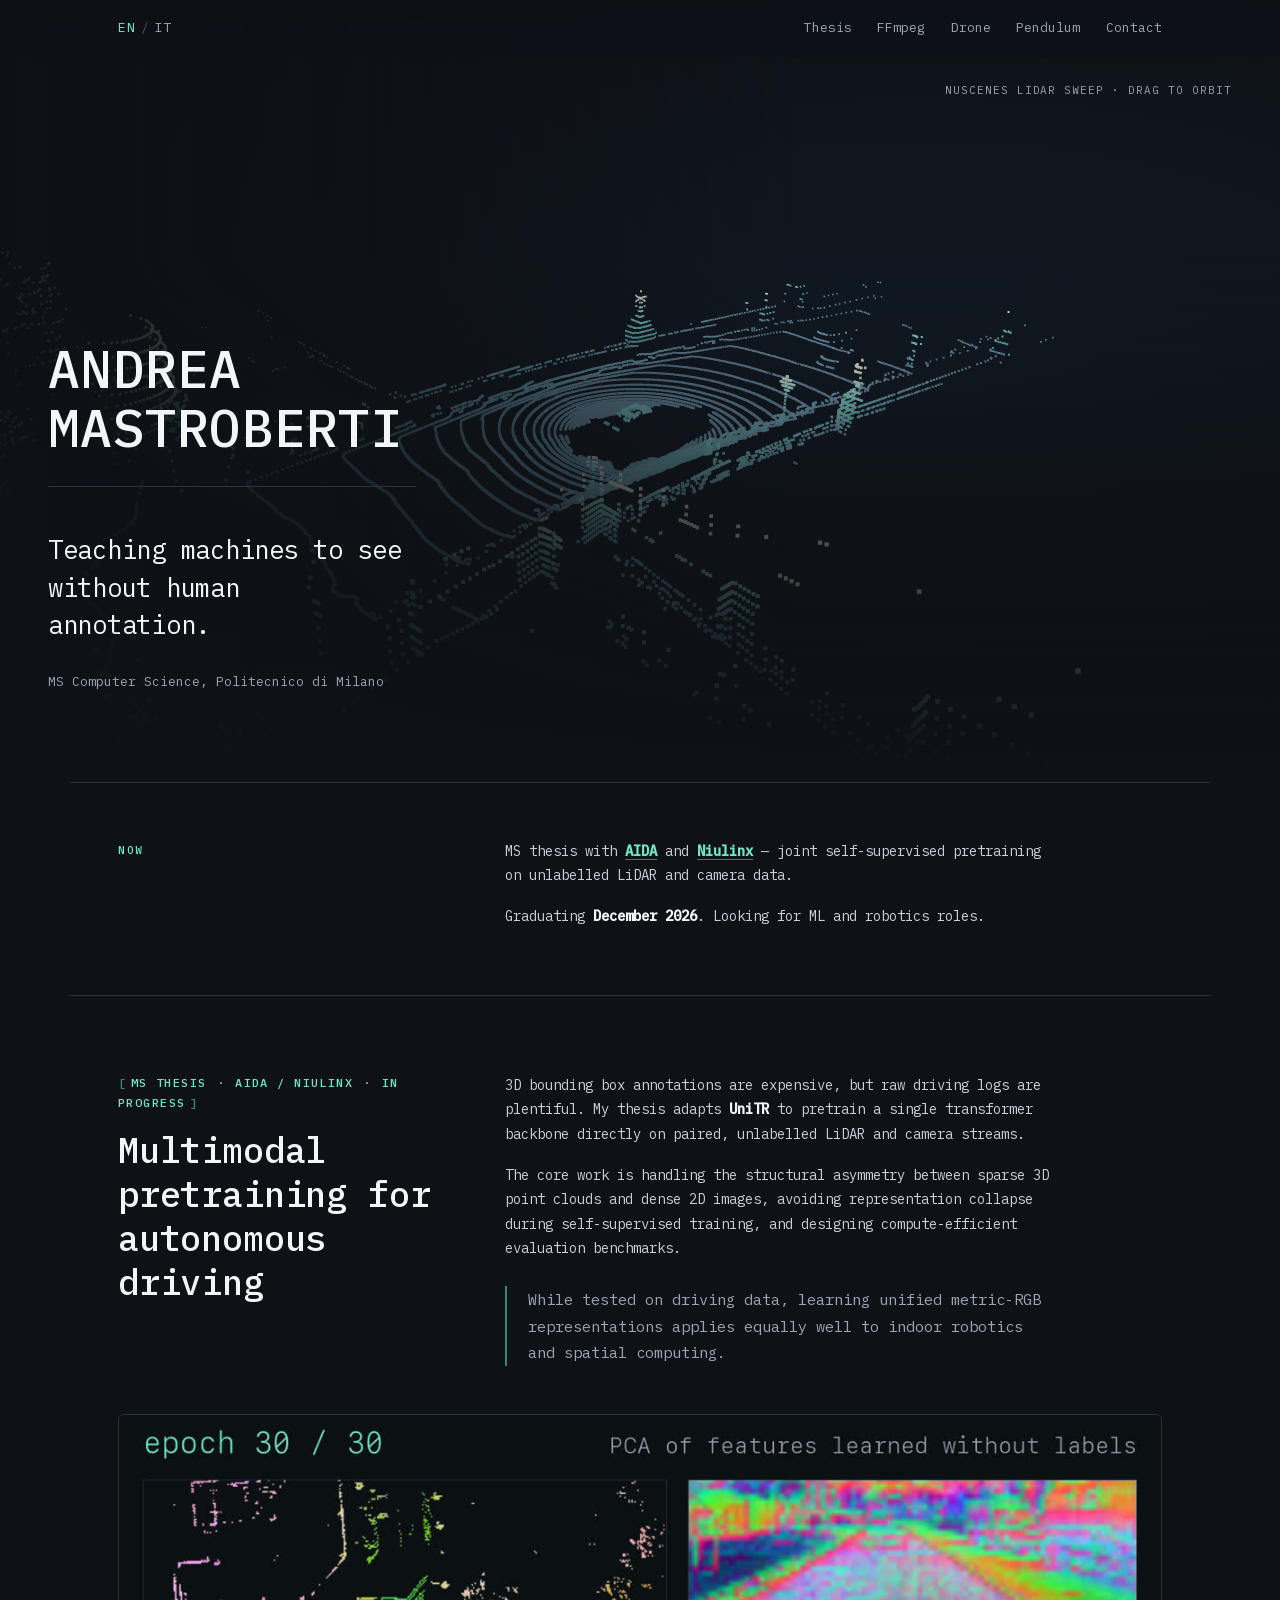
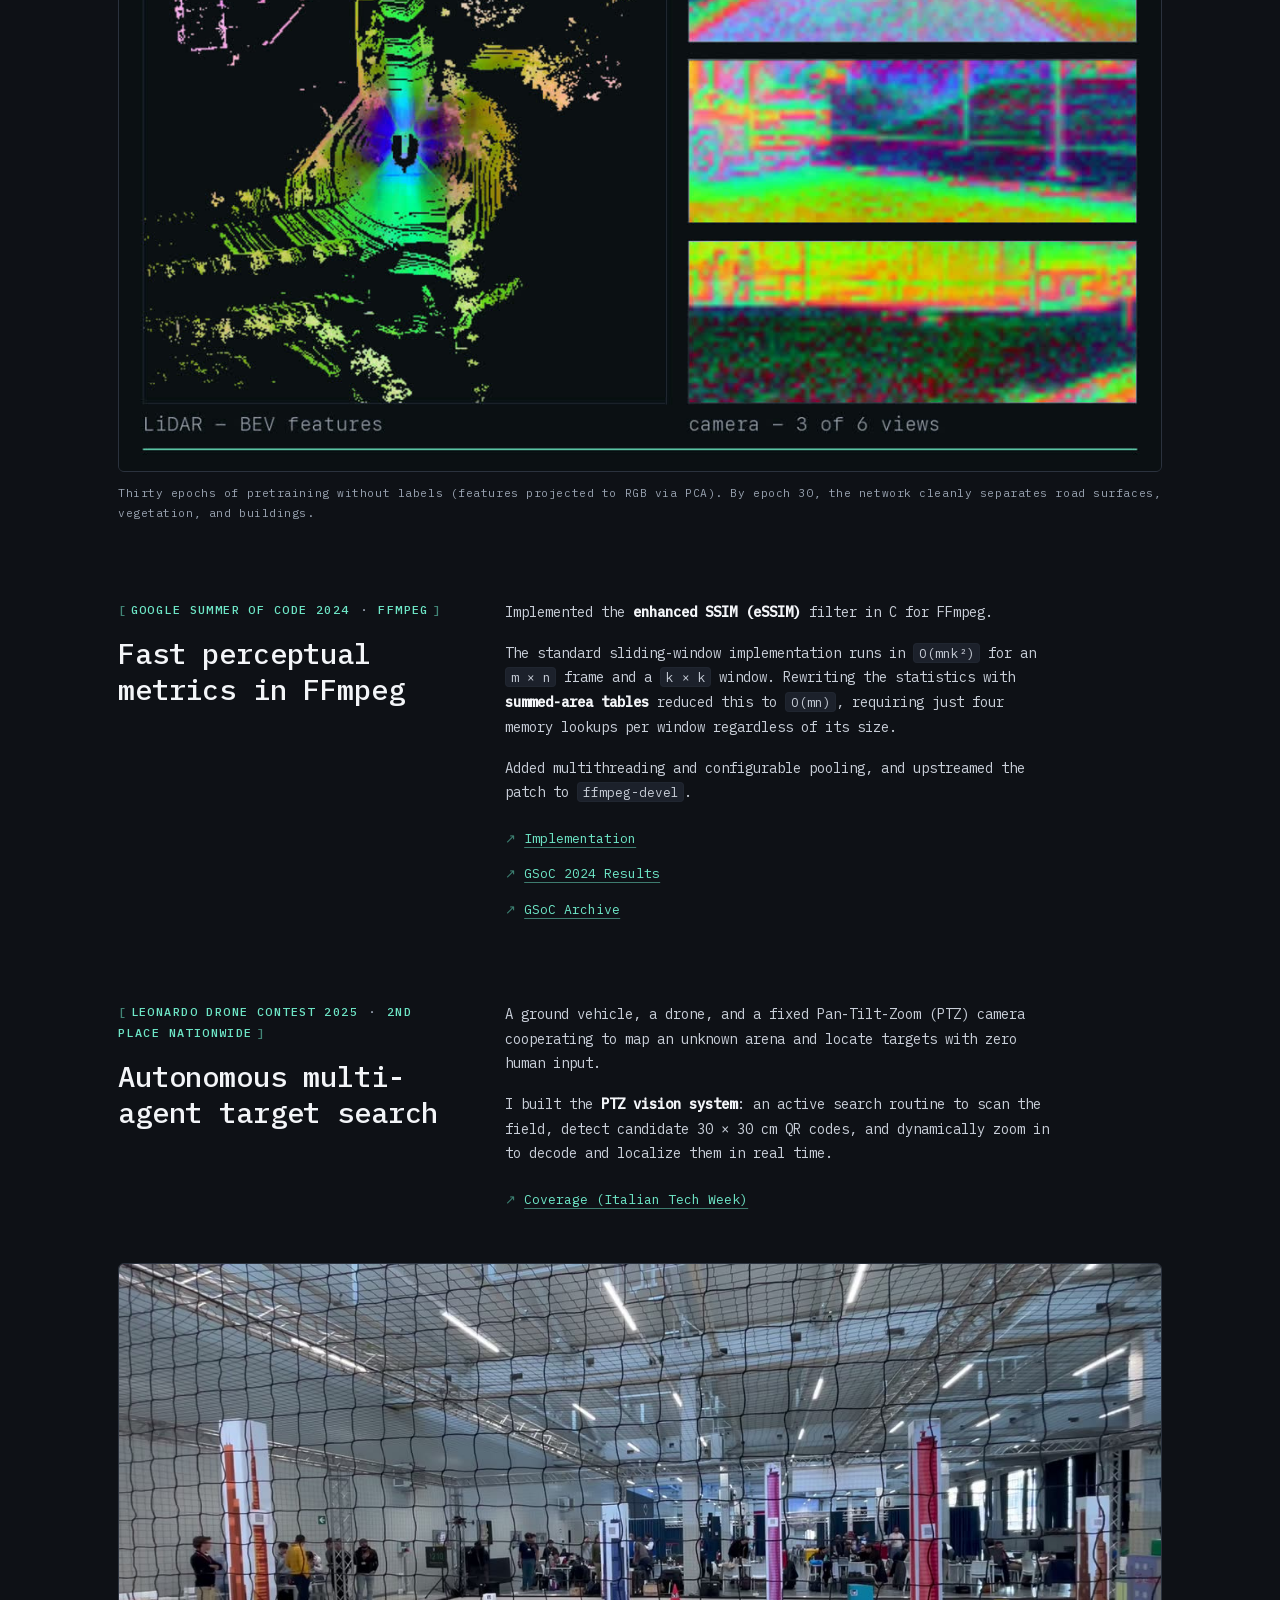
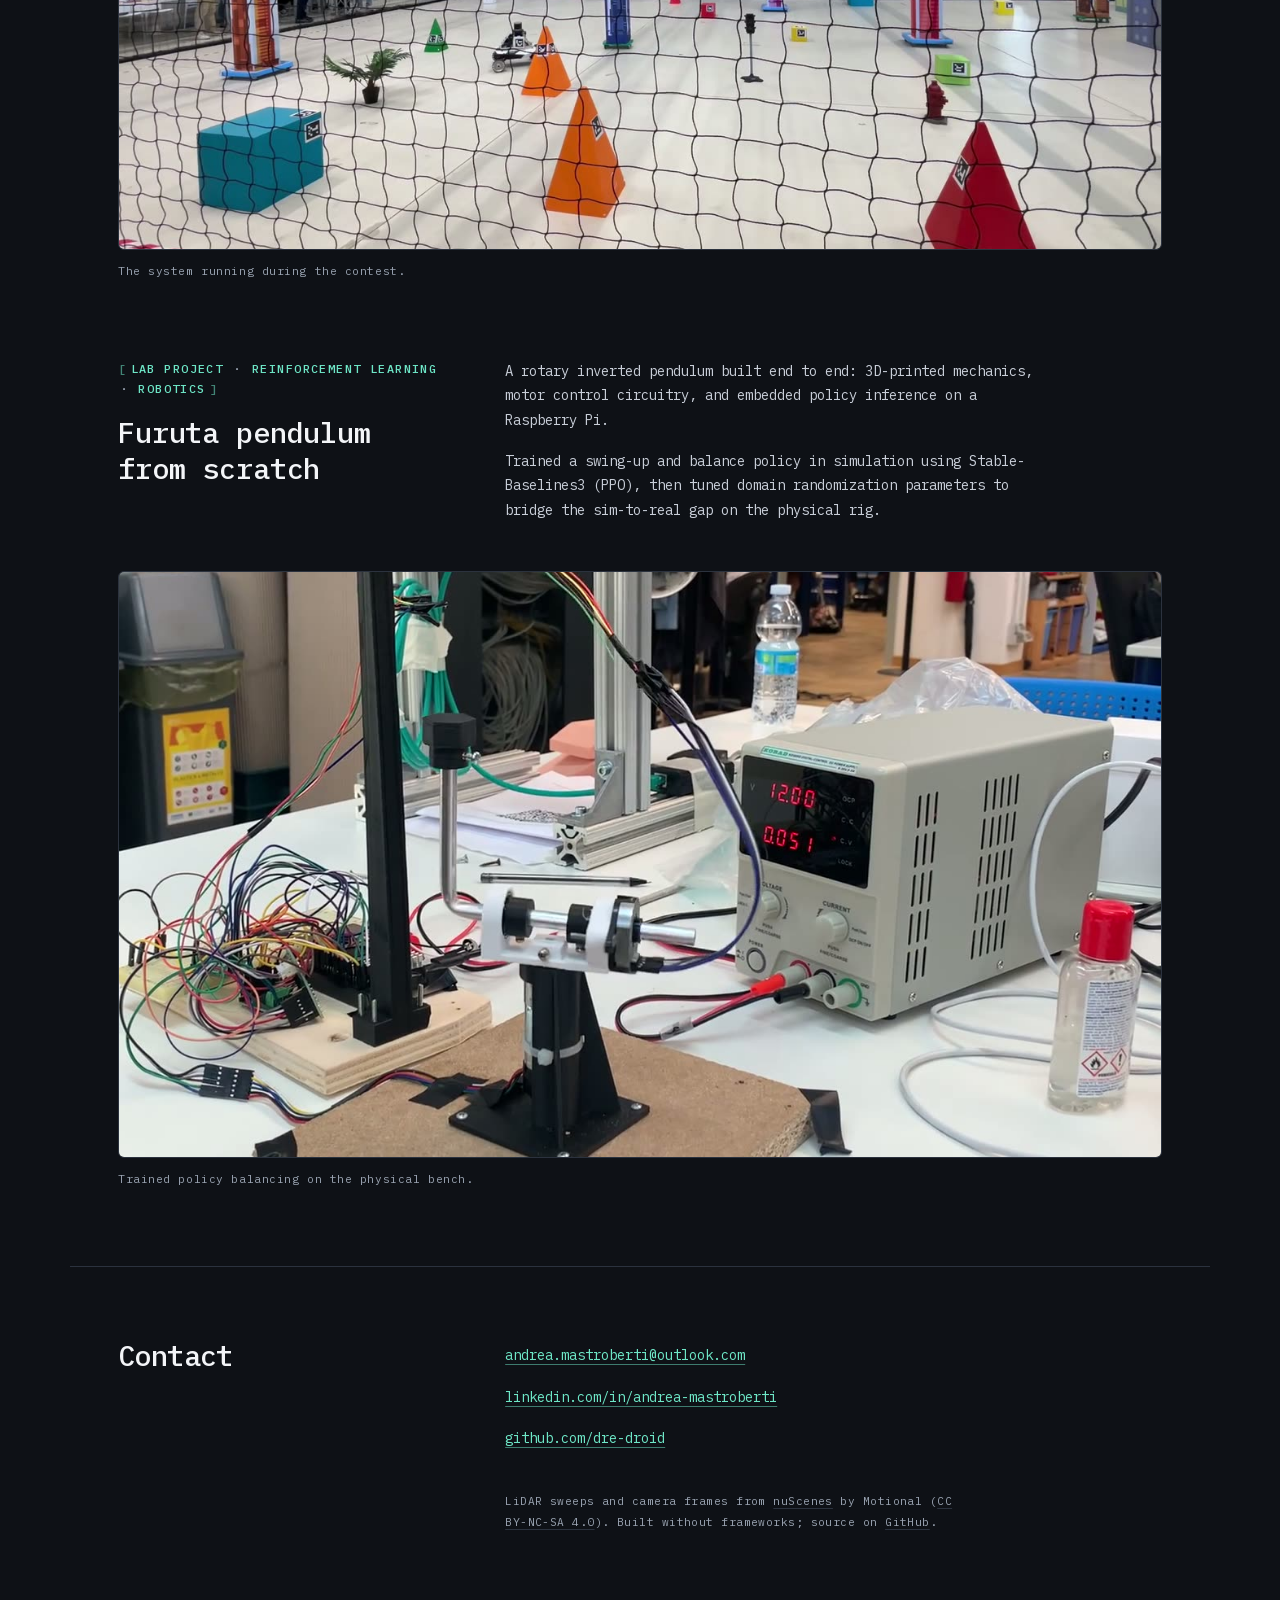
<file: index.html>
<!doctype html>
<html lang="en" data-lang="en">
<head>
<meta charset="utf-8">
<meta name="viewport" content="width=device-width, initial-scale=1">

<title>Andrea Mastroberti</title>
<meta name="description" content="Andrea Mastroberti — MS Computer Science at Politecnico di Milano. Perception, self-supervised learning, and robotics.">
<meta name="author" content="Andrea Mastroberti">

<meta property="og:type" content="profile">
<meta property="og:title" content="Andrea Mastroberti">
<meta property="og:description" content="MS Computer Science at Politecnico di Milano. Self-supervised perception for robotics and autonomous driving.">
<meta property="og:url" content="https://andrea-mastroberti.com/">
<meta property="og:image" content="https://andrea-mastroberti.com/assets/img/og.jpg">
<meta property="og:image:width" content="1200">
<meta property="og:image:height" content="630">
<meta name="twitter:card" content="summary_large_image">

<link rel="canonical" href="https://andrea-mastroberti.com/">
<link rel="icon" href="assets/img/favicon.svg" type="image/svg+xml">
<link rel="preload" href="assets/fonts/plex-mono-400.woff2" as="font" type="font/woff2" crossorigin>
<link rel="stylesheet" href="css/main.css?v=6">
</head>
<body>

<a class="skip-link" href="#main"><span lang="en">Skip to content</span><span lang="it">Vai al contenuto</span></a>

<nav class="topnav" aria-label="Sections">
  <div class="topnav__inner">
    <!-- Left slot is free at the top of the page: the masthead name only fades in
         on scroll, and is hidden outright on mobile. `hidden` until the script
         removes it, so a dead control never ships to a no-JS visitor. -->
    <button class="langtoggle" type="button" data-lang-toggle hidden
            aria-label="Passa all'italiano">
      <span class="langtoggle__opt" data-lang-opt="en">EN</span>
      <span class="langtoggle__sep" aria-hidden="true">/</span>
      <span class="langtoggle__opt" data-lang-opt="it">IT</span>
    </button>
    <a class="topnav__name" href="#top">Andrea Mastroberti</a>
    <ul class="topnav__list">
      <li><a href="#thesis"><span lang="en">Thesis</span><span lang="it">Tesi</span></a></li>
      <li><a href="#essim">FFmpeg</a></li>
      <li><a href="#drone">Drone</a></li>
      <li><a href="#pendulum"><span lang="en">Pendulum</span><span lang="it">Pendolo</span></a></li>
      <li><a href="#contact"><span lang="en">Contact</span><span lang="it">Contatti</span></a></li>
    </ul>
  </div>
</nav>

<main id="main">

<!-- ───────────────────────── HERO ───────────────────────── -->
<header class="hero" id="top">
  <div class="hero__viz" id="hero-viz" data-cloud="assets/data/scene.bin">
    <picture>
      <source srcset="assets/img/pointcloud-poster-mobile.jpg" media="(max-width: 720px)">
      <img class="hero__poster" src="assets/img/pointcloud-poster.jpg" alt="">
    </picture>
    <canvas class="hero__canvas" aria-hidden="true"></canvas>
    <p class="hero__vizlabel">
      <span data-viz-caption><span lang="en">nuScenes LiDAR sweep · drag to orbit</span><span lang="it">Scansione LiDAR nuScenes · trascina per ruotare</span></span>
    </p>
  </div>

  <div class="hero__body">
    <h1 class="hero__name">Andrea Mastroberti</h1>
    <p class="hero__claim">
      <span lang="en">Teaching machines to see without human annotation.</span>
      <span lang="it">Insegno alle macchine a vedere senza annotazione umana.</span>
    </p>
    <p class="hero__cred">
      <span lang="en">MS Computer Science, Politecnico di Milano</span>
      <span lang="it">Laurea Magistrale in Computer Science, Politecnico di Milano</span>
    </p>
  </div>
</header>

<!-- ───────────────────────── NOW ───────────────────────── -->
<section class="now" aria-label="Current status">
  <h2 class="now__h"><span lang="en">Now</span><span lang="it">Attualmente</span></h2>
  <p>
    <span lang="en">MS thesis with <strong><a href="https://aida.polimi.it/" rel="noopener">AIDA</a></strong> and <strong><a href="https://niulinx.ai" rel="noopener">Niulinx</a></strong>
    — joint self-supervised pretraining on unlabelled LiDAR and camera data.</span>
    <span lang="it">Tesi magistrale con <strong><a href="https://aida.polimi.it/" rel="noopener">AIDA</a></strong> e <strong><a href="https://niulinx.ai" rel="noopener">Niulinx</a></strong>
    — pretraining self-supervised congiunto su dati LiDAR e camera non etichettati.</span>
  </p>
  <p>
    <span lang="en">Graduating <strong>December 2026</strong>. Looking for ML and robotics roles.</span>
    <span lang="it">Laurea a <strong>dicembre 2026</strong>. Cerco ruoli in ML e robotica.</span>
  </p>
</section>

<!-- ───────────────────────── THESIS ───────────────────────── -->
<section class="work work--lead" id="thesis">
  <div class="work__head">
    <p class="work__kicker"><span lang="en">MS Thesis <span class="sep">·</span> AIDA / Niulinx <span class="sep">·</span> In Progress</span><span lang="it">Tesi magistrale <span class="sep">·</span> AIDA / Niulinx <span class="sep">·</span> In corso</span></p>
    <h2 class="work__h"><span lang="en">Multimodal pretraining for autonomous driving</span><span lang="it">Pretraining multimodale per la guida autonoma</span></h2>
  </div>

  <div class="work__body">
    <p>
      <span lang="en">3D bounding box annotations are expensive, but raw driving logs are plentiful. My thesis adapts <strong>UniTR</strong> to pretrain a single transformer backbone directly on paired, unlabelled LiDAR and camera streams.</span>
      <span lang="it">Annotare bounding box 3D è costoso, mentre i dati di guida grezzi abbondano. La mia tesi adatta <strong>UniTR</strong> per pre-addestrare un'unica backbone transformer direttamente su LiDAR e camera accoppiati e non etichettati.</span>
    </p>
    <p>
      <span lang="en">The core work is handling the structural asymmetry between sparse 3D point clouds and dense 2D images, avoiding representation collapse during self-supervised training, and designing compute-efficient evaluation benchmarks.</span>
      <span lang="it">Il fulcro del lavoro è gestire l'asimmetria strutturale fra nuvole di punti 3D sparse e immagini 2D dense, evitare il collasso delle rappresentazioni durante il training self-supervised e progettare benchmark di valutazione efficienti dal punto di vista computazionale.</span>
    </p>
    <p class="work__bridge">
      <span lang="en">While tested on driving data, learning unified metric-RGB representations applies equally well to indoor robotics and spatial computing.</span>
      <span lang="it">Anche se testato su dati di guida, imparare rappresentazioni unificate vale altrettanto per la robotica indoor e per lo spatial computing.</span>
    </p>
  </div>

  <figure class="work__figure work__figure--natural">
    <video class="work__video" autoplay muted loop playsinline preload="none"
           poster="assets/img/thesis-poster.jpg" width="1392" height="876"
           data-autoloop data-src="assets/video/thesis.mp4"
           aria-label="Feature evolution over 30 pretraining epochs projected to RGB via PCA."
           data-aria-it="Evoluzione delle feature su 30 epoche di pretraining, proiettate in RGB tramite PCA."></video>
    <figcaption><span lang="en">Thirty epochs of pretraining without labels (features projected to RGB via PCA). By epoch 30, the network cleanly separates road surfaces, vegetation, and buildings.</span><span lang="it">Trenta epoche di pretraining senza etichette (feature proiettate in RGB tramite PCA). All'epoca 30 la rete separa nettamente strada, vegetazione ed edifici.</span></figcaption>
  </figure>
</section>

<!-- ───────────────────────── eSSIM / FFMPEG ───────────────────────── -->
<section class="work" id="essim">
  <div class="work__head">
    <p class="work__kicker">Google Summer of Code 2024 <span class="sep">·</span> FFmpeg</p>
    <h2 class="work__h"><span lang="en">Fast perceptual metrics in FFmpeg</span><span lang="it">Metriche percettive veloci in FFmpeg</span></h2>
  </div>

  <div class="work__body">
    <p>
      <span lang="en">Implemented the <strong>enhanced SSIM (eSSIM)</strong> filter in C for FFmpeg.</span>
      <span lang="it">Implementato in C il filtro <strong>enhanced SSIM (eSSIM)</strong> per FFmpeg.</span>
    </p>
    <p>
      <span lang="en">The standard sliding-window implementation runs in <code>O(mnk²)</code> for an <code>m × n</code> frame and a <code>k × k</code> window. Rewriting the statistics with <strong>summed-area tables</strong> reduced this to <code>O(mn)</code>, requiring just four memory lookups per window regardless of its size.</span>
      <span lang="it">L'implementazione standard a finestra scorrevole costa <code>O(mnk²)</code> per un frame <code>m × n</code> e una finestra <code>k × k</code>. Riscrivendo le statistiche con <strong>summed-area table</strong> il costo scende a <code>O(mn)</code>: quattro accessi in memoria per finestra, indipendentemente dalla sua dimensione.</span>
    </p>

    <p>
      <span lang="en">Added multithreading and configurable pooling, and upstreamed the patch to <code>ffmpeg-devel</code>.</span>
      <span lang="it">Aggiunti multithreading e pooling configurabile, e proposta la patch upstream su <code>ffmpeg-devel</code>.</span>
    </p>
    <ul class="work__links">
      <li><a href="https://gist.github.com/dre-droid/effd22ce0f7ed13914d446367b4bab64" rel="noopener"><span lang="en">Implementation</span><span lang="it">Implementazione</span></a></li>
      <li><a href="https://trac.ffmpeg.org/wiki/SponsoringPrograms/GSoC/2024/Results" rel="noopener"><span lang="en">GSoC 2024 Results</span><span lang="it">Risultati GSoC 2024</span></a></li>
      <li><a href="https://summerofcode.withgoogle.com/archive/2024/projects/erwtAKxC" rel="noopener"><span lang="en">GSoC Archive</span><span lang="it">Archivio GSoC</span></a></li>
    </ul>
  </div>
</section>

<!-- ───────────────────────── DRONE CONTEST ───────────────────────── -->
<section class="work" id="drone">
  <div class="work__head">
    <p class="work__kicker"><span lang="en">Leonardo Drone Contest 2025 <span class="sep">·</span> 2nd Place Nationwide</span><span lang="it">Leonardo Drone Contest 2025 <span class="sep">·</span> 2° posto nazionale</span></p>
    <h2 class="work__h"><span lang="en">Autonomous multi-agent target search</span><span lang="it">Navigazione autonoma multi-agente</span></h2>
  </div>

  <div class="work__body">
    <p>
      <span lang="en">A ground vehicle, a drone, and a fixed Pan-Tilt-Zoom (PTZ) camera cooperating to map an unknown arena and locate targets with zero human input.</span>
      <span lang="it">Un veicolo terrestre, un drone e una camera Pan-Tilt-Zoom (PTZ) fissa che cooperano per mappare un'arena sconosciuta e localizzare target senza alcun intervento umano.</span>
    </p>
    <p>
      <span lang="en">I built the <strong>PTZ vision system</strong>: an active search routine to scan the field, detect candidate 30 × 30 cm QR codes, and dynamically zoom in to decode and localize them in real time.</span>
      <span lang="it">Ho realizzato il <strong>sistema di visione PTZ</strong>: una routine di ricerca attiva che scandaglia il campo, individua candidati QR code da 30 × 30 cm e zooma dinamicamente per decodificarli e localizzarli in tempo reale.</span>
    </p>
    <ul class="work__links">
      <li><a href="https://www.repubblica.it/tecnologia/dossier/italian-tech-week-2025/2025/10/02/video/itw_25_-_premio_leonardo_la_cerimonia_di_premiazione_del_drone_contest-424885891/" rel="noopener"><span lang="en">Coverage (Italian Tech Week)</span><span lang="it">La premiazione (Italian Tech Week)</span></a></li>
    </ul>
  </div>

  <figure class="work__figure work__figure--video">
    <video class="work__video" autoplay muted loop playsinline preload="none"
           poster="assets/img/drone-poster.jpg" width="1280" height="720"
           data-autoloop data-poster-mobile="assets/img/drone-poster-mobile.jpg"
           aria-label="UGV, UAV, and PTZ camera collaborating during the Leonardo Drone Contest."
           data-aria-it="UGV, UAV e camera PTZ che collaborano durante il Leonardo Drone Contest.">
      <source data-src="assets/video/drone-mobile.mp4" media="(max-width: 720px)" type="video/mp4">
      <source data-src="assets/video/drone-desktop.mp4" type="video/mp4">
    </video>
    <figcaption><span lang="en">The system running during the contest.</span><span lang="it">Il sistema in funzione durante la gara.</span></figcaption>
  </figure>
</section>

<!-- ───────────────────────── FURUTA PENDULUM ───────────────────────── -->
<section class="work" id="pendulum">
  <div class="work__head">
    <p class="work__kicker"><span lang="en">Lab Project <span class="sep">·</span> Reinforcement Learning <span class="sep">·</span> Robotics</span><span lang="it">Progetto di laboratorio <span class="sep">·</span> Reinforcement Learning <span class="sep">·</span> Robotica</span></p>
    <h2 class="work__h"><span lang="en">Furuta pendulum from scratch</span><span lang="it">Pendolo di Furuta da zero</span></h2>
  </div>

  <div class="work__body">
    <p>
      <span lang="en">A rotary inverted pendulum built end to end: 3D-printed mechanics, motor control circuitry, and embedded policy inference on a Raspberry Pi.</span>
      <span lang="it">Un pendolo inverso a rotazione costruito end to end: meccanica stampata in 3D, elettronica di controllo del motore e inferenza della policy a bordo di un Raspberry Pi.</span>
    </p>
    <p>
      <span lang="en">Trained a swing-up and balance policy in simulation using Stable-Baselines3 (PPO), then tuned domain randomization parameters to bridge the sim-to-real gap on the physical rig.</span>
      <span lang="it">Policy di swing-up e bilanciamento addestrata in simulazione con Stable-Baselines3 (PPO), poi taratura dei parametri di domain randomization per colmare il divario sim-to-real sul banco fisico.</span>
    </p>
  </div>

  <figure class="work__figure">
    <video class="work__video" autoplay muted loop playsinline preload="none"
           poster="assets/img/pendulum-poster.jpg" width="1280" height="720"
           data-autoloop data-src="assets/video/pendulum.mp4"
           aria-label="Furuta pendulum balancing under real-time RL control."
           data-aria-it="Pendolo di Furuta in equilibrio sotto controllo RL in tempo reale."></video>
    <figcaption><span lang="en">Trained policy balancing on the physical bench.</span><span lang="it">La policy addestrata mantiene il bilanciamento sul banco.</span></figcaption>
  </figure>
</section>

<!-- ───────────────────────── CONTACT ───────────────────────── -->
<footer class="contact" id="contact">
  <h2 class="contact__h"><span lang="en">Contact</span><span lang="it">Contatti</span></h2>
  <ul class="contact__links">
    <li><a href="mailto:andrea.mastroberti@outlook.com">andrea.mastroberti@outlook.com</a></li>
    <li><a href="https://www.linkedin.com/in/andrea-mastroberti" rel="me noopener">linkedin.com/in/andrea-mastroberti</a></li>
    <li><a href="https://github.com/dre-droid" rel="me noopener">github.com/dre-droid</a></li>
  </ul>

  <p class="colophon">
    <span lang="en">LiDAR sweeps and camera frames from <a href="https://www.nuscenes.org/" rel="noopener">nuScenes</a> by Motional (<a href="https://creativecommons.org/licenses/by-nc-sa/4.0/" rel="license noopener">CC BY-NC-SA 4.0</a>). Built without frameworks; source on <a href="https://github.com/dre-droid/dre-droid.github.io" rel="noopener">GitHub</a>.</span>
    <span lang="it">Scansioni LiDAR e immagini dal dataset <a href="https://www.nuscenes.org/" rel="noopener">nuScenes</a> di Motional (<a href="https://creativecommons.org/licenses/by-nc-sa/4.0/" rel="license noopener">CC BY-NC-SA 4.0</a>). Realizzato senza framework; sorgente su <a href="https://github.com/dre-droid/dre-droid.github.io" rel="noopener">GitHub</a>.</span>
  </p>
</footer>

</main>

<script type="module" src="js/main.js?v=4"></script>
</body>
</html>
</file>
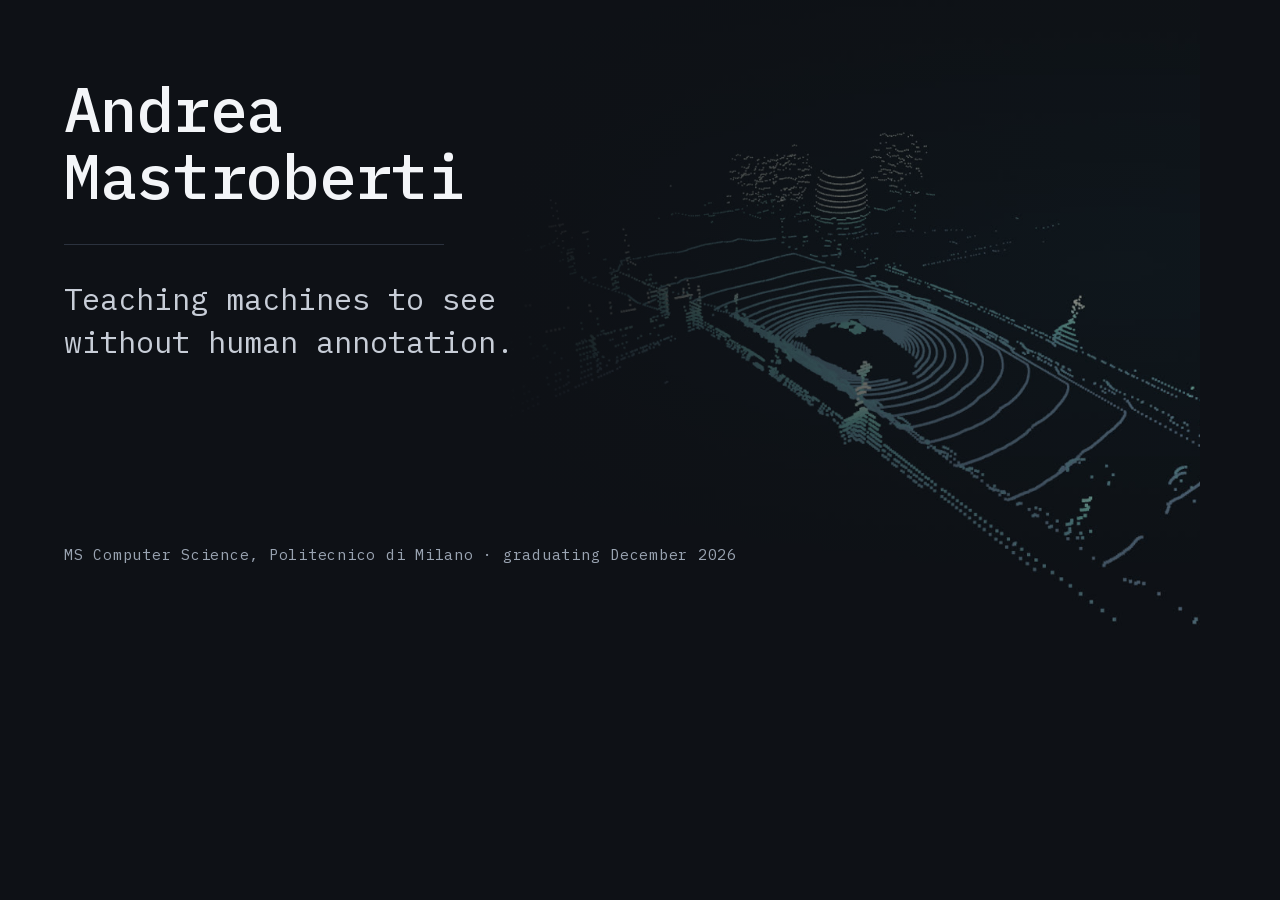
<file: scripts/og-card.html>
<!doctype html>
<!--
  Source for assets/img/og.jpg — the card that renders when the site's link is
  pasted into LinkedIn or a message. Kept as a page rather than drawn by a script
  so it carries the real typeface and the real scan. Render it with:

    "/Applications/Google Chrome.app/Contents/MacOS/Google Chrome" \
      --headless --disable-gpu --hide-scrollbars --window-size=1200,630 \
      --screenshot=/tmp/og.png "file://$PWD/scripts/og-card.html"
    ffmpeg -y -i /tmp/og.png -q:v 3 assets/img/og.jpg

  Keep the copy in step with the hero. A stale card is worse than no card: it is
  the first thing a recruiter sees and the last thing anyone thinks to check.
-->
<html lang="en">
<head>
<meta charset="utf-8">
<style>
  @font-face {
    font-family: 'IBM Plex Mono'; font-style: normal; font-weight: 400;
    src: url('../assets/fonts/plex-mono-400.woff2') format('woff2');
  }
  @font-face {
    font-family: 'IBM Plex Mono'; font-style: normal; font-weight: 500;
    src: url('../assets/fonts/plex-mono-500.woff2') format('woff2');
  }
  :root {
    --bg: #0e1116; --fg: #f3f5f8; --fg-mid: #c8ced8; --fg-dim: #9aa4b2;
    --accent: #6ee7c7; --rule: #2b323e;
    --mono: 'IBM Plex Mono', ui-monospace, Menlo, monospace;
  }
  * { margin: 0; padding: 0; box-sizing: border-box; }
  body {
    width: 1200px; height: 630px; overflow: hidden;
    background: var(--bg); color: var(--fg);
    font-family: var(--mono); position: relative;
  }
  .scan {
    position: absolute; inset: 0 0 0 42%;
    background: url('../assets/img/pointcloud-poster.jpg') center/cover no-repeat;
  }
  /* Fade the scan into the page so the type never sits on busy pixels. */
  .scan::after {
    content: ''; position: absolute; inset: 0;
    background: linear-gradient(to right, var(--bg) 0%, rgba(14,17,22,.72) 34%, rgba(14,17,22,.42) 100%);
  }
  .body { position: relative; z-index: 2; padding: 76px 64px; max-width: 760px; }
  h1 {
    font-weight: 500; font-size: 62px; line-height: 1.08;
    letter-spacing: -0.01em;
  }
  hr { border: 0; border-top: 1px solid var(--rule); margin: 34px 0 32px; width: 380px; }
  .claim { font-size: 30px; line-height: 1.45; color: var(--fg-mid); max-width: 480px; }
  .claim em { font-style: normal; color: var(--accent); }
  .cred {
    position: absolute; left: 64px; bottom: 66px; z-index: 2;
    font-size: 15px; letter-spacing: 0.05em; color: var(--fg-dim);
  }
</style>
</head>
<body>
  <div class="scan"></div>
  <div class="body">
    <h1>Andrea<br>Mastroberti</h1>
    <hr>
    <p class="claim">Teaching machines to see without human annotation.</p>
  </div>
  <p class="cred">MS Computer Science, Politecnico di Milano · graduating December 2026</p>
</body>
</html>
</file>
<file: css/main.css>
/* ============================================================
   Andrea Mastroberti — personal site
   IBM Plex, self-hosted: no third-party request, works offline.
   Mono carries the structure (name, headings, labels); sans carries the prose.
   ============================================================ */

@font-face {
  font-family: 'IBM Plex Mono';
  src: url('../assets/fonts/plex-mono-400.woff2') format('woff2');
  font-weight: 400;
  font-style: normal;
  font-display: swap;
}
@font-face {
  font-family: 'IBM Plex Mono';
  src: url('../assets/fonts/plex-mono-500.woff2') format('woff2');
  font-weight: 500;
  font-style: normal;
  font-display: swap;
}

:root {
  /* Palette. Lifted off pure black: the near-black version read as heavy and the
     mid-greys sat too close together. Still dark enough for the point cloud. */
  --bg:        #0e1116;
  --bg-1:      #151a21;
  --bg-2:      #1c212b;
  --rule:      #2b323e;
  --rule-soft: #202630;

  --fg:        #f3f5f8;
  --fg-mid:    #c8ced8;
  --fg-dim:    #9aa4b2;

  --accent:    #6ee7c7;
  --accent-dim:#3d8272;

  /* One typeface for the whole page. Mono set at the same px reads larger and runs
     wider than a proportional face, so the body size and the measure both come down
     to compensate. */
  --mono: 'IBM Plex Mono', ui-monospace, SFMono-Regular, Menlo, Consolas, monospace;

  /* Fluid type */
  --t-hero:  clamp(1.5rem, 4.9vw, 3.3rem);
  --t-claim: clamp(1.1rem, 2.2vw, 1.6rem);
  --t-h2:    clamp(1.2rem, 2.4vw, 1.8rem);
  --t-h2-lg: clamp(1.4rem, 3vw, 2.2rem);
  --t-body:  clamp(0.88rem, 1vw, 0.97rem);
  --t-small: 0.815rem;

  --gap:   clamp(1.25rem, 4vw, 3rem);
  --sect:  clamp(3.25rem, 6vw, 5.25rem);
  --wrap:  1140px;
  --prose: 60ch;

  /* Two-column sections: a left rail of headings and a right column of prose.
     rail + gap + prose-wide is sized to consume the wrap almost exactly, so the
     page stops being a narrow ribbon with the right third of every screen empty. */
  --rail:      minmax(0, 21rem);
  --rail-gap:  clamp(2rem, 4vw, 3.5rem);
  --prose-wide: 68ch;
}

/* ---------- reset-ish ---------- */
*, *::before, *::after { box-sizing: border-box; }
html { -webkit-text-size-adjust: 100%; scroll-behavior: smooth; }
body {
  margin: 0;
  background: var(--bg);
  color: var(--fg);
  font-family: var(--mono);
  font-size: var(--t-body);
  line-height: 1.75;
  -webkit-font-smoothing: antialiased;
  text-rendering: optimizeLegibility;
  overflow-x: hidden;
}
img, video, canvas { display: block; max-width: 100%; }
h1, h2, h3 { margin: 0; font-weight: 600; letter-spacing: -0.021em; line-height: 1.14; }
p { margin: 0 0 1.15em; }
p:last-child { margin-bottom: 0; }

a {
  color: var(--accent);
  text-decoration: underline;
  text-decoration-thickness: 1px;
  text-decoration-color: color-mix(in srgb, var(--accent) 50%, transparent);
  text-underline-offset: 3px;
}
a:hover { text-decoration-color: var(--accent); }

code {
  font-family: var(--mono);
  font-size: 0.9em;
  background: var(--bg-2);
  border: 1px solid var(--rule-soft);
  border-radius: 4px;
  padding: 0.08em 0.36em;
  white-space: nowrap;
}

:focus-visible {
  outline: 2px solid var(--accent);
  outline-offset: 3px;
  border-radius: 2px;
}

.sep { color: var(--fg-dim); padding: 0 0.15em; }

.skip-link {
  position: absolute; left: -9999px; top: 0; z-index: 100;
  background: var(--accent); color: var(--bg);
  padding: 0.7em 1.1em; font-weight: 600;
}
.skip-link:focus { left: 0; }

/* Shared section shell */
.now, .work, .also, .contact {
  max-width: var(--wrap);
  margin-inline: auto;
  padding-inline: var(--gap);
}

/* ============================================================
   LANGUAGE
   ============================================================ */
/* Both languages sit in the markup; CSS decides which one is visible, so the
   switch needs no string handling and the copy stays editable in place.
   `data-lang="en"` is written into the HTML itself, not set by script — English
   is the default with JavaScript off and is never chosen by locale sniffing. */
:root[data-lang="en"] [lang="it"],
:root[data-lang="it"] [lang="en"] { display: none; }

.langtoggle {
  font: inherit; font-family: var(--mono);
  background: none; border: 0; cursor: pointer;
  display: flex; align-items: center; gap: 0.3rem;
  padding: 0.35rem 0;          /* clears the 24px WCAG 2.2 target minimum */
  letter-spacing: 0.08em;
  color: var(--fg-dim);
}
.langtoggle__sep { opacity: 0.45; }
.langtoggle__opt { transition: color 0.2s; }
/* The active language is the accent one; the other reads as the thing you can
   click. Marking neither would leave the control ambiguous. */
:root[data-lang="en"] .langtoggle__opt[data-lang-opt="en"],
:root[data-lang="it"] .langtoggle__opt[data-lang-opt="it"] { color: var(--accent); }
.langtoggle:hover .langtoggle__opt,
.langtoggle:focus-visible .langtoggle__opt { color: var(--fg); }
:root[data-lang="en"] .langtoggle:hover .langtoggle__opt[data-lang-opt="en"],
:root[data-lang="it"] .langtoggle:hover .langtoggle__opt[data-lang-opt="it"] { color: var(--accent); }

/* ============================================================
   TOP NAV
   ============================================================ */
.topnav {
  position: sticky; top: 0; z-index: 40;
  background: color-mix(in srgb, var(--bg) 82%, transparent);
  backdrop-filter: blur(10px);
  -webkit-backdrop-filter: blur(10px);
  border-bottom: 1px solid transparent;
  transition: border-color 0.25s, background 0.25s;
}
.topnav__inner {
  display: flex; align-items: center; justify-content: flex-start;
  gap: 1rem;
  max-width: var(--wrap);
  margin-inline: auto;
  padding: 0.7rem var(--gap);
  font-size: var(--t-small);
}
.topnav.is-scrolled { border-bottom-color: var(--rule); }
.topnav__name {
  color: var(--fg); font-weight: 600; letter-spacing: -0.01em;
  text-decoration: none;              /* it is the masthead, not a prose link */
  padding-block: 0.25rem;
  opacity: 0; transform: translateY(-4px);
  transition: opacity 0.25s, transform 0.25s;
  pointer-events: none;
}
.topnav.is-scrolled .topnav__name { opacity: 1; transform: none; pointer-events: auto; }
.topnav__list {
  display: flex; gap: clamp(0.75rem, 2.2vw, 1.6rem);
  list-style: none; margin: 0; padding: 0; margin-left: auto;
}
/* Pad to clear the 24px WCAG 2.2 minimum target; bare 16px text is too small to hit. */
.topnav__list a { color: var(--fg-dim); display: block; padding-block: 0.35rem; text-decoration: none; }
.topnav__list a:hover { color: var(--fg); text-decoration: none; }

/* ============================================================
   HERO
   ============================================================ */
.hero {
  position: relative;
  min-height: min(86vh, 780px);
  display: flex; align-items: flex-end;
  margin-top: -3.1rem;            /* slide under the transparent nav */
  padding: 0 var(--gap) clamp(3rem, 7vw, 5.5rem);
  overflow: hidden;
}
.hero__viz {
  position: absolute; inset: 0; z-index: 0;
  /* Fallback field behind the canvas: keeps the hero from reading as a black
     rectangle if the cloud never loads. */
  background:
    radial-gradient(120% 80% at 72% 42%, #101a22 0%, var(--bg) 62%),
    var(--bg);
}
.hero__poster,
.hero__canvas {
  position: absolute; inset: 0;
  width: 100%; height: 100%;
  object-fit: cover;
}
/* Inert until the viewer initialises — see initHero(). An opacity:0 canvas still
   receives touches, so a failed viewer would otherwise block scrolling. */
.hero__canvas { opacity: 0; pointer-events: none; transition: opacity 0.9s ease; }
.hero__viz.is-live .hero__canvas { opacity: 1; }
.hero__viz.is-live .hero__poster { opacity: 0; transition: opacity 0.9s ease; }

/* Scrim: keeps the claim legible over sparse point data. The left ramp is the
   one doing real work — the name sits directly on top of the cloud. */
.hero__viz::after {
  content: ""; position: absolute; inset: 0; pointer-events: none;
  background:
    linear-gradient(to top, var(--bg) 1%, color-mix(in srgb, var(--bg) 70%, transparent) 34%, transparent 68%),
    linear-gradient(to right,
      color-mix(in srgb, var(--bg) 94%, transparent) 0%,
      color-mix(in srgb, var(--bg) 74%, transparent) 26%,
      transparent 62%);
}

.hero__vizlabel {
  position: absolute; right: var(--gap); top: 4.6rem; margin: 0; z-index: 2;
  font-family: var(--mono); font-size: 0.68rem; letter-spacing: 0.09em;
  text-transform: uppercase; color: var(--fg-dim);
}

.hero__body { position: relative; z-index: 2; max-width: 46ch; }
.hero__name {
  font-family: var(--mono);
  font-size: var(--t-hero);
  font-weight: 500;
  text-transform: uppercase;
  letter-spacing: 0.005em;
  line-height: 1.1;
  padding-bottom: 0.55em;
  border-bottom: 1px solid var(--rule);
  margin-bottom: 0.85em;
}
.hero__claim {
  font-family: var(--mono);
  font-weight: 400;
  font-size: var(--t-claim);
  letter-spacing: -0.01em;
  line-height: 1.45;
  color: var(--fg);
  max-width: 34ch;
  margin-bottom: 1.1em;
}
.hero__claim em { color: var(--accent); font-style: normal; }
.hero__cred {
  font-family: var(--mono);
  font-size: var(--t-small);
  color: var(--fg-dim);
  margin-bottom: 1.5em;
}
.hero__links {
  display: flex; flex-wrap: wrap; gap: 0.5rem 1.4rem;
  list-style: none; margin: 0; padding: 0;
  font-size: 0.94rem;
}
.hero__links a { color: var(--fg-mid); display: block; padding-block: 0.3rem; }
.hero__links a:hover { color: var(--accent); text-decoration: none; }

/* ============================================================
   NOW
   ============================================================ */
.now {
  padding-block: clamp(2.5rem, 5vw, 3.5rem);
  border-top: 1px solid var(--rule);
  border-bottom: 1px solid var(--rule);
  display: grid;
  grid-template-columns: minmax(0, 8rem) minmax(0, var(--prose));
  gap: 0.4rem var(--gap);
}
.now__h {
  grid-row: 1 / span 2;
  font-family: var(--mono); font-size: 0.7rem; font-weight: 500;
  letter-spacing: 0.14em; text-transform: uppercase; color: var(--accent);
  padding-top: 0.45em;
}
.now p { color: var(--fg-mid); margin-bottom: 0.7em; }
.now strong { color: var(--fg); font-weight: 600; }

/* ============================================================
   WORK SECTIONS
   ============================================================ */
.work { padding-block: var(--sect) 0; scroll-margin-top: 4.5rem; }
.work__head { margin-bottom: clamp(1.6rem, 3vw, 2.2rem); }
.work__kicker {
  font-family: var(--mono); font-size: 0.74rem; font-weight: 500;
  letter-spacing: 0.12em; text-transform: uppercase;
  color: var(--accent); margin-bottom: 0.9rem;
}
.work__kicker::before { content: "["; margin-right: 0.35em; color: var(--accent); opacity: 0.55; }
.work__kicker::after  { content: "]"; margin-left: 0.35em;  color: var(--accent); opacity: 0.55; }
/* Measure lives on the heading, not the wrapper: `ch` resolves against the
   element's own font-size, and the wrapper's is 1rem while the heading's is ~3rem. */
.work__h {
  font-weight: 500; letter-spacing: -0.005em;
  font-size: var(--t-h2); max-width: 24ch; line-height: 1.25;
}
.work--lead .work__h { font-size: var(--t-h2-lg); max-width: 21ch; }

.work__body { max-width: var(--prose); color: var(--fg-mid); }
.work__body strong { color: var(--fg); font-weight: 600; }
.work__bridge {
  margin-top: 1.6em;
  padding-left: clamp(0.9rem, 2vw, 1.3rem);
  border-left: 2px solid var(--accent-dim);
  color: var(--fg-dim);
  font-size: 0.96rem;
}

/* Verification links — the outbound evidence for a section's claims. */
.work__links {
  list-style: none; margin: 1.5em 0 0; padding: 0;
  display: grid; gap: 0.4rem;
  font-family: var(--mono); font-size: 0.82rem;
}
.work__links a {
  color: var(--accent);
  text-underline-offset: 4px;
  display: inline-block; padding-block: 0.2rem;
}
.work__links a:hover { color: var(--accent); text-decoration-color: var(--accent); }
.work__links li::before { content: "↗ "; color: var(--accent-dim); }

.work__figure { margin: clamp(2rem, 4vw, 3rem) 0 0; }
/* A figure sitting mid-prose needs room underneath, or its caption collides with
   the paragraph that follows. */
.work__body .work__figure { margin-bottom: clamp(1.8rem, 3.5vw, 2.6rem); }
.work__figure img,
.work__figure video {
  width: 100%; height: auto;
  border: 1px solid var(--rule);
  border-radius: 6px;
  background: var(--bg-1);
  aspect-ratio: 16 / 9;
  object-fit: cover;
}
.work__figure figcaption {
  margin-top: 0.75rem;
  font-family: var(--mono); font-size: 0.7rem;
  letter-spacing: 0.05em; color: var(--fg-dim);
}
.work__figure--inline { max-width: var(--prose); }

/* A figure whose content must keep its own shape (the thesis point cloud is
   nearly square) — never stretch or crop it into the 16:9 default. */
.work__figure--natural img,
.work__figure--natural video {
  aspect-ratio: auto;
  width: auto;
  max-width: 100%;
  object-fit: contain;
  margin-inline: auto;
}

/* The drone video swaps orientation with the viewport: the browser serves a
   portrait loop on narrow screens and a landscape clip elsewhere, so the frame
   must change shape to match instead of hard-cropping a 9:16 clip into 16:9. */
.work__figure--video video {
  aspect-ratio: 9 / 16;
  max-height: 82vh;
  object-fit: cover;
}
@media (min-width: 721px) {
  .work__figure--video video {
    aspect-ratio: 16 / 9;
    max-height: none;
  }
}

/* Complexity diagram (eSSIM) */
.complexity {
  border: 1px solid var(--rule); border-radius: 6px;
  background: var(--bg-1);
  padding: clamp(1.1rem, 3vw, 1.75rem);
  display: grid; gap: 0.6rem;
}
.complexity__row { display: flex; align-items: baseline; flex-wrap: wrap; gap: 0.55rem 0.9rem; }
.complexity__label {
  font-family: var(--mono); font-size: 0.68rem; letter-spacing: 0.1em;
  text-transform: uppercase; color: var(--fg-dim); min-width: 5.5rem;
}
.complexity__val {
  font-size: 1.16rem; background: none; border: none; padding: 0;
  color: var(--fg-dim); white-space: nowrap;
}
.complexity__row--after .complexity__val { color: var(--accent); }
.complexity__note { font-size: 0.85rem; color: var(--fg-dim); }
.complexity__arrow {
  font-family: var(--mono); font-size: 0.7rem; letter-spacing: 0.08em;
  color: var(--accent-dim); padding-left: 0.1rem;
}

/* ============================================================
   ALSO / TOOLS (shared definition-list styling)
   ============================================================ */
.also { padding-block: var(--sect) 0; }
.also__h {
  font-family: var(--mono); font-size: 0.7rem; font-weight: 500;
  letter-spacing: 0.14em; text-transform: uppercase; color: var(--accent);
  margin-bottom: 1.6rem;
}
.also__list {
  margin: 0; display: grid; gap: 0;
  border-top: 1px solid var(--rule);
}
.also__item {
  display: grid;
  grid-template-columns: minmax(0, 14rem) minmax(0, 1fr);
  gap: 0.3rem var(--gap);
  padding-block: 1.15rem;
  border-bottom: 1px solid var(--rule-soft);
}
.also__item dt { font-family: var(--mono); color: var(--fg); font-weight: 500; font-size: 0.88rem; }
.also__item dd {
  margin: 0; color: var(--fg-dim); font-size: 0.95rem; line-height: 1.6;
}

/* ============================================================
   CONTACT
   ============================================================ */
.contact {
  margin-top: var(--sect);
  padding-block: clamp(3rem, 6vw, 4.5rem);
  border-top: 1px solid var(--rule);
}
.contact__h { font-family: var(--mono); font-weight: 500; font-size: var(--t-h2); margin-bottom: 0.9rem; }
.contact__lead { max-width: 46ch; color: var(--fg-mid); margin-bottom: 1.8rem; }
.contact__links {
  list-style: none; margin: 0; padding: 0;
  display: grid; gap: 0.55rem;
  font-family: var(--mono); font-size: 0.88rem;
}
/* These are the whole point of the section, so they should look clickable. */
.contact__links a {
  color: var(--accent);
  display: inline-block;
  padding-block: 0.25rem;
  text-underline-offset: 4px;
}
.contact__links a:hover { color: var(--accent); text-decoration-color: var(--accent); }

/* nuScenes is CC BY-NC-SA, which requires attribution wherever the data appears. */
.colophon {
  margin-top: 2.75rem;
  max-width: 66ch;
  font-family: var(--mono); font-size: 0.7rem;
  line-height: 1.9; letter-spacing: 0.04em;
  color: var(--fg-dim);
}
.colophon a { color: var(--fg-dim); text-decoration-color: var(--rule); }
.colophon a:hover { color: var(--accent); text-decoration-color: var(--accent); }

/* ============================================================
   TWO-COLUMN SECTIONS
   ============================================================ */
/* Below 900px the sections stack — a narrow viewport has no width to give away.
   Above it the heading moves into a left rail shared by every section, so the
   page reads as one column of labels beside one of prose. Figures still span the
   full wrap: the thesis figure carries per-epoch labels that need the width. */
@media (min-width: 900px) {
  .work {
    display: grid;
    grid-template-columns: var(--rail) minmax(0, 1fr);
    column-gap: var(--rail-gap);
    align-items: start;
  }
  .work__head { grid-column: 1; margin-bottom: 0; }
  .work__body { grid-column: 2; max-width: var(--prose-wide); }
  .work__figure { grid-column: 1 / -1; }
  /* The rail sets the measure now; a `ch` cap on the heading would fight it. */
  .work__h, .work--lead .work__h { max-width: none; }

  .now {
    grid-template-columns: var(--rail) minmax(0, var(--prose-wide));
    column-gap: var(--rail-gap);
  }

  .contact {
    display: grid;
    grid-template-columns: var(--rail) minmax(0, 1fr);
    column-gap: var(--rail-gap);
    align-items: start;
  }
  .contact__h { grid-column: 1; margin-bottom: 0; }
  .contact__links { grid-column: 2; }
  .colophon { grid-column: 2; margin-top: 2.25rem; max-width: var(--prose-wide); }
}

/* ============================================================
   RESPONSIVE
   ============================================================ */
@media (max-width: 720px) {
  /* Stack rather than overlay. A full-bleed cloud behind the copy works at desktop
     width, but in a portrait viewport it becomes a narrow centre crop of a wide
     scene, half-hidden behind the name. Giving the scan its own band shows the
     whole sweep and leaves the type on a clean background. */
  .hero {
    display: block;
    min-height: 0;
    margin-top: 0;                /* sits below the nav, not under it */
    padding: 0 0 clamp(2rem, 7vw, 3rem);
  }
  .hero__viz {
    position: relative;
    inset: auto;
    height: min(46vh, 360px);   /* leaves over half the viewport to scroll on */
  }
  /* Only a soft bottom fade is needed now — nothing sits on top of the cloud. */
  .hero__viz::after {
    background: linear-gradient(to top, var(--bg) 0%, transparent 45%);
  }
  .hero__body {
    max-width: none;
    padding: clamp(1.4rem, 5vw, 2rem) var(--gap) 0;
  }
  .hero__vizlabel {
    top: auto; bottom: 0.5rem; right: var(--gap);
    font-size: 0.62rem;
  }
  .now { grid-template-columns: 1fr; }
  .now__h { grid-row: auto; padding-top: 0; margin-bottom: 0.3rem; }
  .also__item { grid-template-columns: 1fr; gap: 0.25rem; }
  .topnav__list { gap: 0.9rem; }
  .topnav__name { display: none; }
}

@media (max-width: 420px) {
  .topnav__list { font-size: 0.75rem; }
}

/* ============================================================
   MOTION / PRINT
   ============================================================ */
@media (prefers-reduced-motion: reduce) {
  html { scroll-behavior: auto; }
  *, *::before, *::after {
    animation-duration: 0.01ms !important;
    animation-iteration-count: 1 !important;
    transition-duration: 0.01ms !important;
  }
}

@media print {
  .topnav, .hero__viz, .work__video { display: none; }
  body { background: #fff; color: #000; }
  a { color: #000; }
  .hero { min-height: 0; margin-top: 0; padding: 0; }
}
</file>
